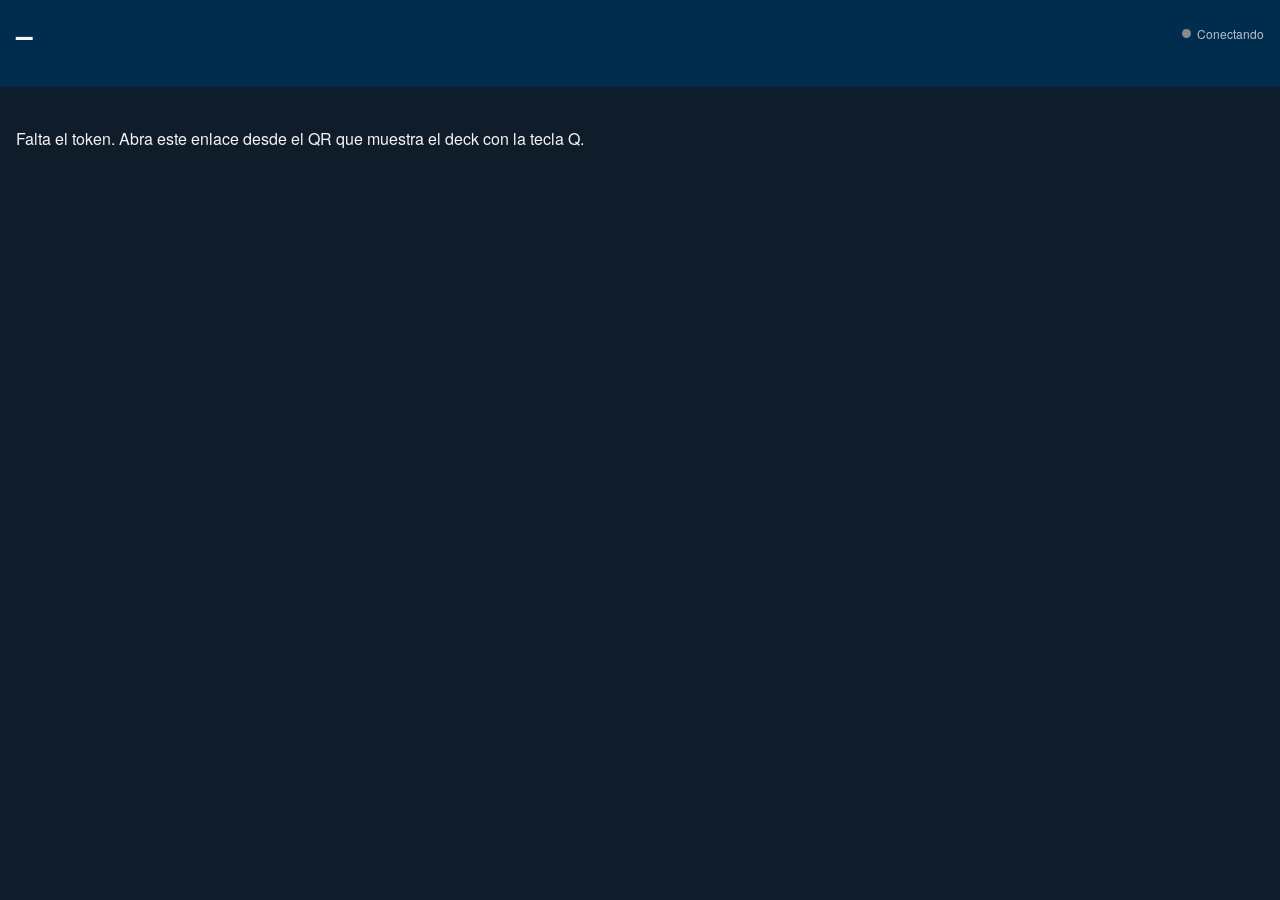
<file: project/beamer/web/control.html>
<!doctype html>
<html lang="es">
<head>
<meta charset="utf-8">
<link rel="icon" href="data:,">
<meta name="viewport" content="width=device-width, initial-scale=1, viewport-fit=cover, user-scalable=no">
<meta name="theme-color" content="#002d4d">
<meta name="apple-mobile-web-app-capable" content="yes">
<title>Control de la presentación</title>
<style>
  @font-face { font-family: "Heros"; src: url("fuentes/texgyreheros-regular.otf"); font-weight: 400; }
  @font-face { font-family: "Heros"; src: url("fuentes/texgyreheros-bold.otf"); font-weight: 700; }
  :root { --primario: #002d4d; --oscuro: #0f1d2b; --acento: #BFE5EE; --claro: #F5F5F5; --menta: #4DB896; --rosa: #E8637D; }
  * { box-sizing: border-box; -webkit-tap-highlight-color: transparent; }
  html, body { margin: 0; height: 100%; background: var(--oscuro); color: var(--claro);
    font-family: "Heros", -apple-system, system-ui, sans-serif; overscroll-behavior: none;
    -webkit-user-select: none; user-select: none; touch-action: manipulation; }
  body { display: grid; grid-template-rows: auto 1fr; }
  header { padding: calc(env(safe-area-inset-top) + 12px) 16px 12px; background: var(--primario);
    display: grid; grid-template-columns: 1fr auto; gap: 2px 12px; align-items: center; }
  #n { font-size: 30px; font-weight: 700; font-variant-numeric: tabular-nums; }
  #titulo { grid-column: 1 / -1; font-size: 15px; color: var(--acento); min-height: 1.2em;
    white-space: nowrap; overflow: hidden; text-overflow: ellipsis; }
  #estado { font-size: 12px; display: inline-flex; align-items: center; gap: 6px; color: #b9c4cc; }
  #estado::before { content: ""; width: 9px; height: 9px; border-radius: 50%; background: #8a8a8a; }
  #estado.vivo::before { background: var(--menta); }
  #estado.mal::before { background: var(--rosa); }
  main { display: grid; grid-template-columns: 1fr 1fr; }
  button { appearance: none; border: 0; margin: 0; color: inherit; font: inherit; background: transparent;
    display: flex; flex-direction: column; align-items: center; justify-content: center; gap: 10px;
    transition: background 0.12s; padding-bottom: env(safe-area-inset-bottom); }
  button + button { border-left: 1px solid rgba(255, 255, 255, 0.08); }
  button svg { width: 64px; height: 64px; opacity: 0.85; }
  button span { font-size: 14px; letter-spacing: 0.12em; text-transform: uppercase; color: #b9c4cc; }
  #prev.toque { background: rgba(232, 99, 125, 0.25); }
  #next.toque { background: rgba(77, 184, 150, 0.28); }
  #next { background: rgba(255, 255, 255, 0.035); }
  .sin-token { padding: 24px 16px; font-size: 16px; line-height: 1.45; }
</style>
</head>
<body>
<header>
  <div id="n">–</div><div id="estado">Conectando</div>
  <div id="titulo"></div>
</header>
<main>
  <button id="prev" aria-label="Diapositiva anterior">
    <svg viewBox="0 0 24 24" fill="none" stroke="currentColor" stroke-width="1.6" stroke-linecap="round" stroke-linejoin="round"><path d="M15 5l-7 7 7 7"/></svg>
    <span>Atrás</span>
  </button>
  <button id="next" aria-label="Diapositiva siguiente">
    <svg viewBox="0 0 24 24" fill="none" stroke="currentColor" stroke-width="1.6" stroke-linecap="round" stroke-linejoin="round"><path d="M9 5l7 7-7 7"/></svg>
    <span>Adelante</span>
  </button>
</main>
<script>
(() => {
  "use strict";
  const k = new URLSearchParams(location.search).get("k") || "";
  const $ = (id) => document.getElementById(id);
  const estado = $("estado");
  if (!k) {
    document.querySelector("main").outerHTML =
      '<p class="sin-token">Falta el token. Abra este enlace desde el QR que muestra el deck con la tecla Q.</p>';
    return;
  }

  function pintar(d) {
    if (!d || d.i == null) return;
    $("n").textContent = d.n != null ? `${d.n} / ${d.de}` : (d.respaldo ? "Respaldo" : "·");
    $("titulo").textContent = d.titulo || "";
  }

  // Seguir la diapositiva actual: SSE, y si el túnel lo corta, sondeo cada 2 s.
  let sondeo = null;
  function sondear() {
    if (sondeo) return;
    sondeo = setInterval(() => {
      fetch(`/api/estado?k=${encodeURIComponent(k)}`, { cache: "no-store" })
        .then((r) => (r.ok ? r.json() : null)).then(pintar).catch(() => {});
    }, 2000);
  }
  if (window.EventSource) {
    const es = new EventSource(`/api/estado/sse?k=${encodeURIComponent(k)}`);
    es.onopen = () => { estado.className = "vivo"; estado.textContent = "Conectado"; };
    es.onmessage = (e) => { try { pintar(JSON.parse(e.data)); } catch {} };
    es.onerror = () => { estado.className = "mal"; estado.textContent = "Reconectando"; sondear(); };
  } else sondear();

  // Mantener la pantalla encendida (solo en https, es decir, por el túnel).
  let bloqueo = null;
  async function despierto() {
    try { if ("wakeLock" in navigator && !bloqueo) bloqueo = await navigator.wakeLock.request("screen"); } catch {}
  }
  document.addEventListener("visibilitychange", () => { if (document.visibilityState === "visible") { bloqueo = null; despierto(); } });

  async function ir(dir, boton) {
    despierto();
    boton.classList.add("toque");
    setTimeout(() => boton.classList.remove("toque"), 160);
    if (navigator.vibrate) navigator.vibrate(12);
    try {
      const r = await fetch("/api/ir", {
        method: "POST",
        headers: { "Content-Type": "application/json", "X-Token": k },
        body: JSON.stringify({ ir: dir }),
      });
      const d = await r.json().catch(() => ({}));
      if (!r.ok) { estado.className = "mal"; estado.textContent = r.status === 403 ? "Token inválido" : "Error"; }
      else if (d.decks === 0) { estado.className = "mal"; estado.textContent = "Deck no conectado"; }
      else { estado.className = "vivo"; estado.textContent = "Conectado"; }
    } catch {
      estado.className = "mal"; estado.textContent = "Sin conexión";
    }
  }
  // pointerdown y no click: Responde al tocar, sin el retardo del doble toque
  for (const [id, dir] of [["prev", "prev"], ["next", "next"]]) {
    $(id).addEventListener("pointerdown", (e) => { e.preventDefault(); ir(dir, e.currentTarget); });
  }
  // teclas de volumen no se pueden leer desde la web; las flechas sí, con teclado bluetooth
  document.addEventListener("keydown", (e) => {
    if (["ArrowRight", "PageDown", " "].includes(e.key)) ir("next", $("next"));
    if (["ArrowLeft", "PageUp"].includes(e.key)) ir("prev", $("prev"));
  });
})();
</script>
</body>
</html>
</file>
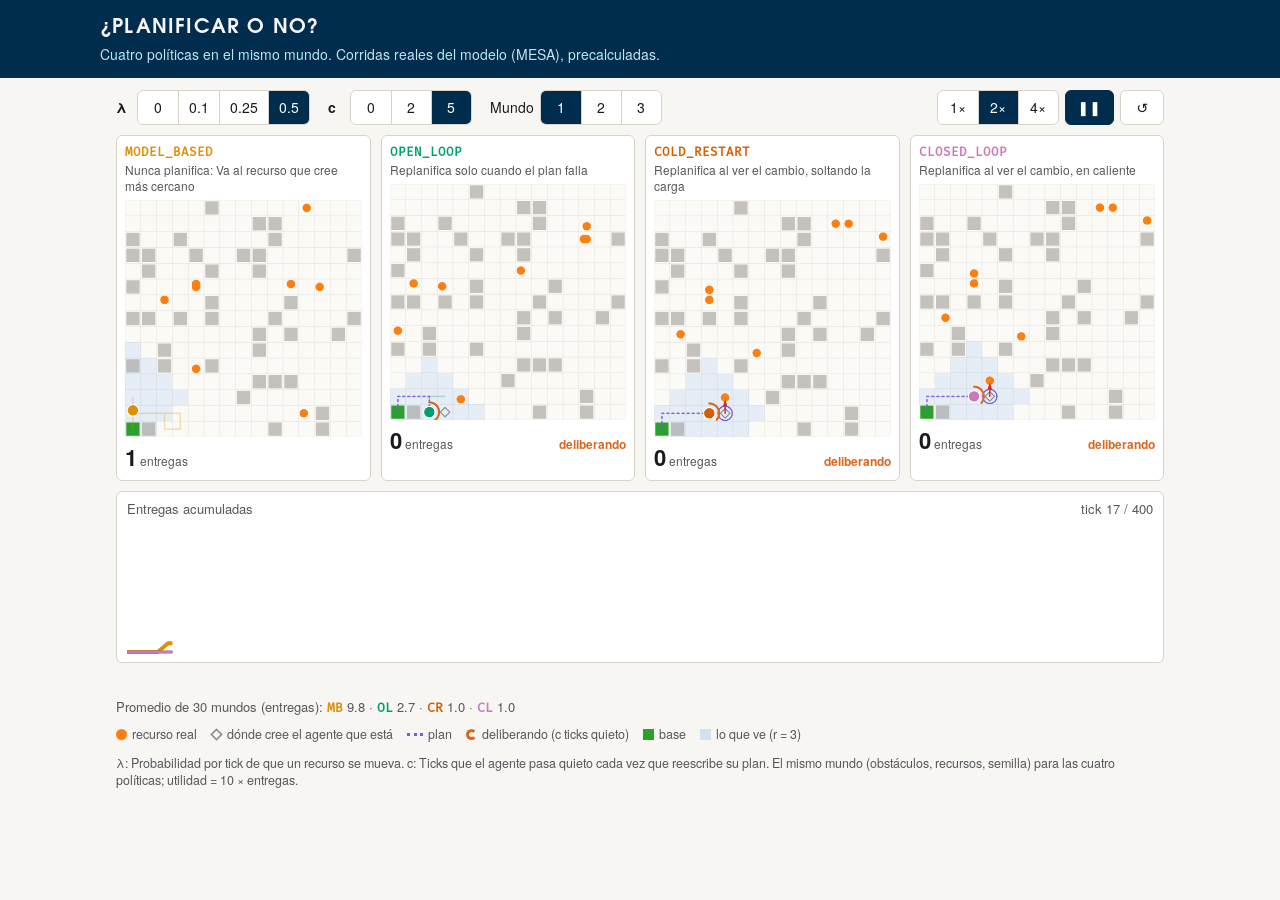
<file: project/beamer/web/simulador.html>
<!doctype html>
<html lang="es">
<head>
<meta charset="utf-8">
<link rel="icon" href="data:,">
<meta name="viewport" content="width=device-width, initial-scale=1, viewport-fit=cover">
<meta name="theme-color" content="#002d4d">
<meta name="color-scheme" content="light">
<title>Planificar o no: Simulador</title>
<meta name="description" content="Cuatro políticas en el mismo mundo: Corridas reales del modelo MESA, precalculadas.">
<style>
  @font-face { font-family: "Heros"; src: url("fuentes/texgyreheros-regular.otf"); font-weight: 400; }
  @font-face { font-family: "Heros"; src: url("fuentes/texgyreheros-bold.otf"); font-weight: 700; }
  @font-face { font-family: "Adventor"; src: url("fuentes/texgyreadventor-bold.otf"); font-weight: 700; }
  @font-face { font-family: "FiraMono"; src: url("fuentes/FiraMono-Regular.otf"); }
  :root {
    --primario: #002d4d; --acento: #BFE5EE; --fondo: #F8F6F2; --papel: #fff; --tinta: #1A1A1A;
    --tinta2: #55565a; --borde: #d9d4ca; --delib: #DB6720;
    --sans: "Heros", -apple-system, system-ui, "Helvetica Neue", Arial, sans-serif;
    --mono: "FiraMono", ui-monospace, Menlo, monospace;
  }
  * { box-sizing: border-box; }
  html { -webkit-text-size-adjust: 100%; }
  body { margin: 0; background: var(--fondo); color: var(--tinta); font-family: var(--sans); font-size: 15px; line-height: 1.35; }
  .pagina { max-width: 1080px; margin: 0 auto; padding: 0 16px 28px; }
  header.cab { background: var(--primario); color: #F5F5F5; padding: calc(env(safe-area-inset-top) + 14px) 16px 14px; }
  header.cab .in { max-width: 1080px; margin: 0 auto; }
  header.cab h1 { font-family: "Adventor", var(--sans); font-size: 20px; letter-spacing: .06em; text-transform: uppercase; margin: 0; }
  header.cab p { margin: 4px 0 0; color: var(--acento); font-size: 14px; }
  .controles { display: flex; flex-wrap: wrap; gap: 10px 18px; align-items: center; padding: 12px 0 10px; }
  .grupo { display: flex; align-items: center; gap: 6px; }
  .grupo > b { font-size: 14px; min-width: 1.1em; }
  .seg { display: inline-flex; border: 1px solid var(--borde); border-radius: 6px; overflow: hidden; background: var(--papel); }
  .seg button { appearance: none; border: 0; background: transparent; font: inherit; font-size: 14px; padding: 7px 10px;
    min-width: 40px; color: var(--tinta); cursor: pointer; font-variant-numeric: tabular-nums; }
  .seg button + button { border-left: 1px solid var(--borde); }
  .seg button[aria-pressed="true"] { background: var(--primario); color: #fff; }
  .acciones { display: flex; gap: 6px; margin-left: auto; }
  .boton { appearance: none; border: 1px solid var(--borde); background: var(--papel); border-radius: 6px; font: inherit;
    font-size: 14px; padding: 7px 12px; cursor: pointer; min-width: 44px; color: var(--tinta); }
  .boton.primario { background: var(--primario); border-color: var(--primario); color: #fff; }
  .mundos { display: grid; grid-template-columns: repeat(2, minmax(0, 1fr)); gap: 10px; }
  @media (min-width: 700px) { .mundos { grid-template-columns: repeat(4, minmax(0, 1fr)); } }
  .tarjeta { background: var(--papel); border: 1px solid var(--borde); border-radius: 6px; padding: 8px; min-width: 0; }
  .tarjeta .nombre { font-family: var(--mono); font-size: 12.5px; font-weight: 700; display: flex; justify-content: space-between; gap: 6px; }
  .tarjeta .tipo { font-size: 12px; color: var(--tinta2); margin: 1px 0 6px; min-height: 1.3em; }
  .tarjeta canvas { width: 100%; height: auto; display: block; border-radius: 3px; }
  .tarjeta .pie { display: flex; justify-content: space-between; align-items: baseline; margin-top: 6px; font-variant-numeric: tabular-nums; }
  .tarjeta .ent { font-size: 22px; font-weight: 700; }
  .tarjeta .ent small { font-size: 12px; font-weight: 400; color: var(--tinta2); margin-left: 3px; }
  .tarjeta .est { font-size: 12px; color: var(--tinta2); text-align: right; }
  .tarjeta .est.delib { color: var(--delib); font-weight: 700; }
  .tarjeta.gana { outline: 2px solid var(--primario); }
  .carrera { background: var(--papel); border: 1px solid var(--borde); border-radius: 6px; padding: 8px 10px 4px; margin-top: 10px; }
  .carrera .tit { display: flex; justify-content: space-between; font-size: 13px; color: var(--tinta2); }
  .carrera svg { width: 100%; height: 140px; display: block; }
  .veredicto { margin: 10px 0 0; font-size: 15px; min-height: 1.4em; }
  .barrido { margin: 4px 0 0; font-size: 13px; color: var(--tinta2); font-variant-numeric: tabular-nums; }
  .barrido b { font-family: var(--mono); font-weight: 700; }
  body.embebido .veredicto { margin-top: 6px; font-size: 14px; }
  .leyenda { display: flex; flex-wrap: wrap; gap: 4px 14px; font-size: 12.5px; color: var(--tinta2); margin-top: 10px; }
  .leyenda span { display: inline-flex; align-items: center; gap: 5px; }
  .leyenda i { width: 11px; height: 11px; display: inline-block; }
  .nota { font-size: 12.5px; color: var(--tinta2); margin-top: 12px; }
  /* embebido en la diapositiva: sin cabecera, todo en 760 × 548 */
  body.embebido { background: #fff; }
  body.embebido .cab, body.embebido .nota { display: none; }
  body.embebido .pagina { padding: 0 12px 8px; }
  body.embebido .controles { padding: 10px 0 8px; }
  body.embebido .carrera svg { height: 112px; }
  body.embebido .leyenda { display: none; }
</style>
</head>
<body>
<header class="cab"><div class="in">
  <h1>¿Planificar o no?</h1>
  <p>Cuatro políticas en el mismo mundo. Corridas reales del modelo (MESA), precalculadas.</p>
</div></header>

<div class="pagina">
  <div class="controles">
    <div class="grupo"><b>λ</b><div class="seg" id="lam" role="group" aria-label="Dinamismo λ"></div></div>
    <div class="grupo"><b>c</b><div class="seg" id="c" role="group" aria-label="Costo de deliberar c"></div></div>
    <div class="grupo"><span style="font-size:14px">Mundo</span><div class="seg" id="sem" role="group" aria-label="Semilla"></div></div>
    <div class="acciones">
      <div class="seg" id="vel" role="group" aria-label="Velocidad"></div>
      <button class="boton primario" id="play" aria-label="Reproducir o pausar">❚❚</button>
      <button class="boton" id="reini" aria-label="Volver al inicio">↺</button>
    </div>
  </div>

  <div class="mundos" id="mundos"></div>

  <div class="carrera">
    <div class="tit"><span>Entregas acumuladas</span><span id="tick">tick 0 / 400</span></div>
    <svg id="svg" viewBox="0 0 1000 140" preserveAspectRatio="none" aria-label="Entregas acumuladas por tick"></svg>
  </div>
  <p class="veredicto" id="veredicto"></p>
  <p class="barrido" id="barrido"></p>

  <div class="leyenda">
    <span><i style="background:#ff7f0e;border-radius:50%"></i>recurso real</span>
    <span><i style="border:2px solid #8c8c8c;transform:rotate(45deg) scale(.8)"></i>dónde cree el agente que está</span>
    <span><i style="border-top:3px dotted #7b5cd6;height:0;width:16px"></i>plan</span>
    <span><i style="border:3px solid #DB6720;border-radius:50%;border-right-color:transparent"></i>deliberando (c ticks quieto)</span>
    <span><i style="background:#2ca02c"></i>base</span>
    <span><i style="background:rgba(47,128,237,.18)"></i>lo que ve (r = 3)</span>
  </div>
  <p class="nota">λ: Probabilidad por tick de que un recurso se mueva. c: Ticks que el agente pasa quieto cada vez que reescribe su plan. El mismo mundo (obstáculos, recursos, semilla) para las cuatro políticas; utilidad = 10 × entregas.</p>
</div>

<script src="js/mundo.js"></script>
<script>
(async () => {
  "use strict";
  const POL = {
    MODEL_BASED: "Nunca planifica: Va al recurso que cree más cercano",
    OPEN_LOOP: "Replanifica solo cuando el plan falla",
    COLD_RESTART: "Replanifica al ver el cambio, soltando la carga",
    CLOSED_LOOP: "Replanifica al ver el cambio, en caliente",
  };
  const VEL = [["1×", 8], ["2×", 18], ["4×", 40]];
  const embebido = new URLSearchParams(location.search).has("embebido");
  if (embebido) document.body.classList.add("embebido");
  const quieto = matchMedia("(prefers-reduced-motion: reduce)").matches;

  const ind = await Mundo.indice();
  const SEMILLAS = ind.orden || Object.keys(ind.semillas);
  const st = { lam: 0.5, c: 5, sem: SEMILLAS[0], vel: 1, carga: 0 };
  try { Object.assign(st, JSON.parse(localStorage.getItem("simulador") || "{}"), { carga: 0 }); } catch {}

  function segmentos(id, opciones, clave, alCambiar) {
    const caja = document.getElementById(id);
    caja.innerHTML = "";
    for (const [etiqueta, valor] of opciones) {
      const b = document.createElement("button");
      b.textContent = etiqueta;
      b.setAttribute("aria-pressed", String(st[clave] == valor));
      b.addEventListener("click", () => {
        st[clave] = valor;
        caja.querySelectorAll("button").forEach((x) => x.setAttribute("aria-pressed", String(x === b)));
        try { localStorage.setItem("simulador", JSON.stringify({ lam: st.lam, c: st.c, sem: st.sem, vel: st.vel })); } catch {}
        alCambiar();
      });
      caja.appendChild(b);
    }
  }

  // tarjetas: una por política, mismo mundo
  const cont = document.getElementById("mundos");
  const tarjetas = {};
  const pxCanvas = embebido ? 160 : 240;
  for (const pol of ind.politicas) {
    const t = document.createElement("div");
    t.className = "tarjeta";
    t.innerHTML = `<div class="nombre"><span style="color:${ind.colores[pol]}">${pol}</span></div>
      <div class="tipo">${POL[pol] || ""}</div><canvas></canvas>
      <div class="pie"><div class="ent">0<small>entregas</small></div><div class="est"></div></div>`;
    cont.appendChild(t);
    const vista = new Mundo.Vista(t.querySelector("canvas"), ind.semillas[st.sem],
      { px: pxCanvas, colorAgente: ind.colores[pol], estela: 10 });
    tarjetas[pol] = { el: t, vista, ent: t.querySelector(".ent"), est: t.querySelector(".est"), co: null };
  }
  if (embebido) document.querySelectorAll(".tipo").forEach((x) => (x.style.display = "none"));

  // carrera: entregas acumuladas, trazadas hasta el tick actual
  const svg = document.getElementById("svg");
  const NS = "http://www.w3.org/2000/svg";
  const lineas = {};
  for (const pol of ind.politicas) {
    const p = document.createElementNS(NS, "polyline");
    p.setAttribute("fill", "none");
    p.setAttribute("stroke", ind.colores[pol]);
    p.setAttribute("stroke-width", pol === "MODEL_BASED" ? 4 : 2.6);
    p.setAttribute("vector-effect", "non-scaling-stroke");
    p.setAttribute("stroke-linejoin", "round");
    svg.appendChild(p);
    lineas[pol] = p;
  }
  let ymax = 1;

  const T = ind.ticks;
  let rep = null;
  const veredicto = document.getElementById("veredicto");
  const reloj = document.getElementById("tick");

  function pintar(t) {
    const i = Math.floor(t);
    for (const pol of ind.politicas) {
      const k = tarjetas[pol];
      if (!k.co) continue;
      k.vista.dibujar(t);
      k.ent.firstChild.textContent = k.co.ent[i];
      const d = k.co.d[i];
      k.est.textContent = d ? "deliberando" : (k.co.car[i] ? `lleva ${k.co.car[i]}` : "");
      k.est.classList.toggle("delib", !!d);
      // carrera: un punto cada 4 ticks basta para 1000 px de ancho
      const pts = [];
      for (let s = 0; s <= i; s += 4) pts.push(`${(s / T) * 1000},${140 - 6 - (k.co.ent[s] / ymax) * 124}`);
      pts.push(`${(t / T) * 1000},${140 - 6 - (k.co.ent[i] / ymax) * 124}`);
      lineas[pol].setAttribute("points", pts.join(" "));
    }
    reloj.textContent = `tick ${i} / ${T}`;
  }

  function terminar() {
    const fin = ind.politicas.map((p) => [p, tarjetas[p].co.ent[T]]).sort((a, b) => b[1] - a[1]);
    const [g, n] = fin[0];
    const empate = fin.filter((x) => x[1] === n).map((x) => x[0]);
    for (const p of ind.politicas) tarjetas[p].el.classList.toggle("gana", empate.includes(p));
    veredicto.innerHTML = empate.length > 1
      ? `Empate en ${n} entregas: ${empate.map((p) => `<b style="color:${ind.colores[p]}">${p}</b>`).join(", ")}.`
      : `En este mundo gana <b style="color:${ind.colores[g]}">${g}</b> con ${n} entregas.`;
    document.getElementById("play").textContent = "▶";
  }

  // El promedio del barrido `principal` (30 mundos) para la misma celda: Una corrida sola
  // varía mucho, y esta línea dice qué pasa en promedio.
  const frontera = await Mundo.cargar("datos/frontera.json").catch(() => null);
  const CORTO = { MODEL_BASED: "MB", OPEN_LOOP: "OL", COLD_RESTART: "CR", CLOSED_LOOP: "CL" };
  function barrido() {
    const caja = document.getElementById("barrido");
    const celda = frontera && frontera[String(st.c)];
    if (!celda) { caja.textContent = ""; return; }
    const filas = ind.politicas.map((p) => [p, (celda[p] || []).find((d) => d.x === +st.lam)])
      .filter(([, d]) => d).sort((a, b) => b[1].m - a[1].m);
    caja.innerHTML = "Promedio de 30 mundos (entregas): " + filas.map(([p, d]) =>
      `<b style="color:${ind.colores[p]}">${CORTO[p]}</b> ${(d.m / 10).toFixed(1)}`).join(" · ");
  }

  async function cargar() {
    barrido();
    const turno = ++st.carga;
    if (rep) rep.pause();
    veredicto.textContent = "";
    for (const p of ind.politicas) tarjetas[p].el.classList.remove("gana");
    const cos = await Promise.all(ind.politicas.map((p) => Mundo.corrida(st.sem, p, st.lam, st.c, ind.sin_c)));
    if (turno !== st.carga) return; // llegó otra elección mientras cargaba
    ymax = Math.max(1, ...cos.map((co) => co.ent[T]));
    ind.politicas.forEach((p, k) => {
      tarjetas[p].co = cos[k];
      tarjetas[p].vista.setReticula(ind.semillas[st.sem]);
      tarjetas[p].vista.setCorrida(cos[k]);
    });
    rep = new Mundo.Reproductor(pintar, { tps: VEL[st.vel][1], fin: T, alTerminar: terminar });
    rep.ir(0);
    if (!quieto) { rep.play(); document.getElementById("play").textContent = "❚❚"; }
    else { rep.ir(T); terminar(); }
  }

  segmentos("lam", ind.lambdas.map((l) => [String(l), l]), "lam", cargar);
  segmentos("c", ind.costos.map((c) => [String(c), c]), "c", cargar);
  segmentos("sem", SEMILLAS.map((s, k) => [String(k + 1), s]), "sem", cargar);
  segmentos("vel", VEL.map(([e], k) => [e, k]), "vel", () => { if (rep) rep.op.tps = VEL[st.vel][1]; });

  document.getElementById("play").addEventListener("click", (e) => {
    if (!rep) return;
    if (rep.vivo) { rep.pause(); e.currentTarget.textContent = "▶"; }
    else {
      if (rep.t >= T) { veredicto.textContent = ""; ind.politicas.forEach((p) => tarjetas[p].el.classList.remove("gana")); }
      rep.play(); e.currentTarget.textContent = "❚❚";
    }
  });
  document.getElementById("reini").addEventListener("click", () => {
    if (!rep) return;
    veredicto.textContent = "";
    ind.politicas.forEach((p) => tarjetas[p].el.classList.remove("gana"));
    rep.ir(0); rep.play(); document.getElementById("play").textContent = "❚❚";
  });
  // el deck pausa el simulador embebido al salir de la diapositiva
  addEventListener("message", (e) => {
    if (!rep || !e.data || !e.data.simulador) return;
    if (e.data.simulador === "pausa") { rep.pause(); document.getElementById("play").textContent = "▶"; }
    if (e.data.simulador === "play" && rep.t < T) { rep.play(); document.getElementById("play").textContent = "❚❚"; }
  });

  await cargar();
})();
</script>
</body>
</html>
</file>
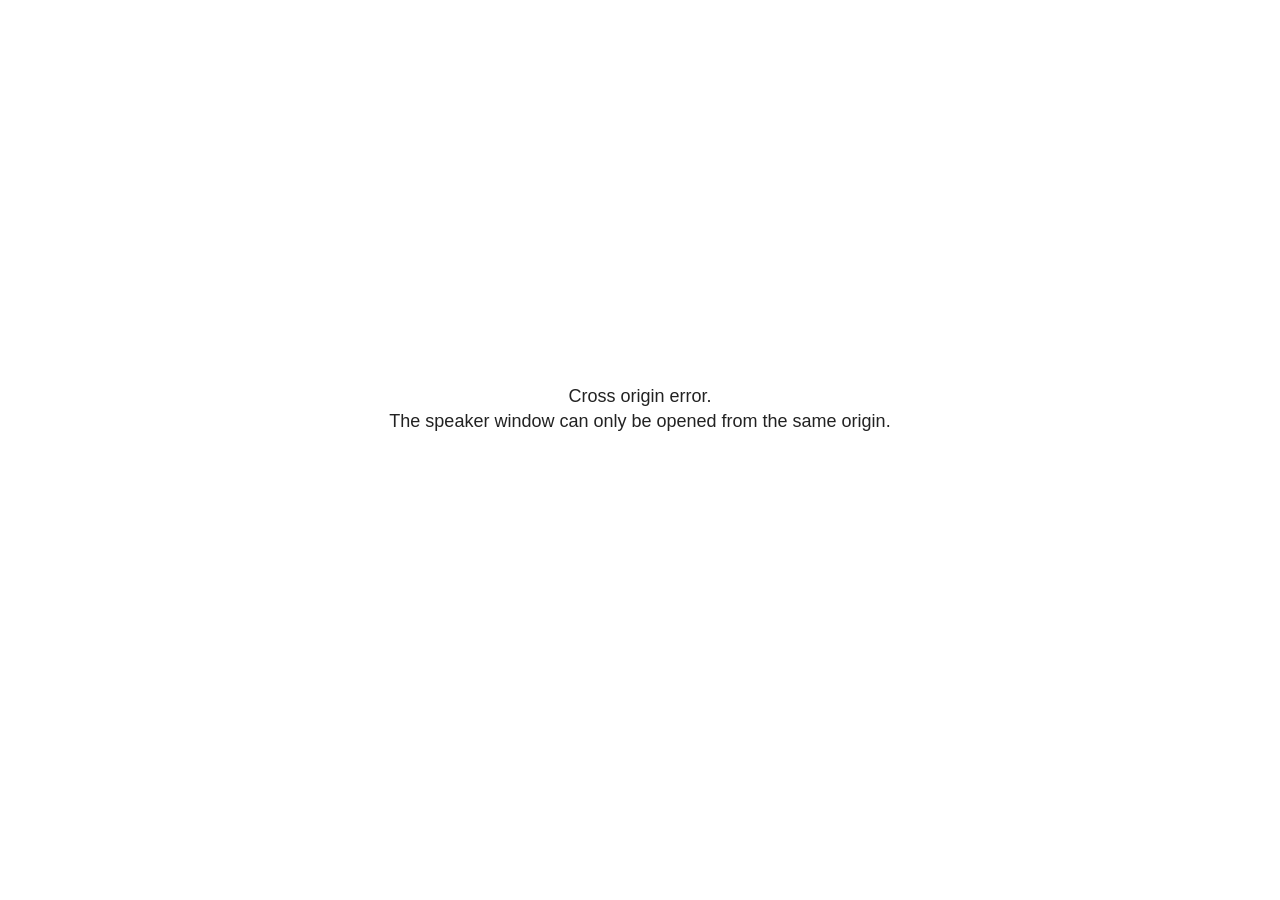
<file: project/beamer/web/vendor/reveal/notes/speaker-view.html>
<!--
	NOTE: You need to build the notes plugin after making changes to this file.
-->
<html lang="en">
	<head>
		<meta charset="utf-8">

		<title>reveal.js - Speaker View</title>

		<style>
			body {
				font-family: Helvetica;
				font-size: 18px;
			}

			#current-slide,
			#upcoming-slide,
			#speaker-controls {
				padding: 6px;
				box-sizing: border-box;
				-moz-box-sizing: border-box;
			}

			#current-slide iframe,
			#upcoming-slide iframe {
				width: 100%;
				height: 100%;
				border: 1px solid #ddd;
			}

			#current-slide .label,
			#upcoming-slide .label {
				position: absolute;
				top: 10px;
				left: 10px;
				z-index: 2;
			}

			#connection-status {
				position: absolute;
				top: 0;
				left: 0;
				width: 100%;
				height: 100%;
				z-index: 20;
				padding: 30% 20% 20% 20%;
				font-size: 18px;
				color: #222;
				background: #fff;
				text-align: center;
				box-sizing: border-box;
				line-height: 1.4;
			}

			.overlay-element {
				height: 34px;
				line-height: 34px;
				padding: 0 10px;
				text-shadow: none;
				background: rgba( 220, 220, 220, 0.8 );
				color: #222;
				font-size: 14px;
			}

			.overlay-element.interactive:hover {
				background: rgba( 220, 220, 220, 1 );
			}

			#current-slide {
				position: absolute;
				width: 60%;
				height: 100%;
				top: 0;
				left: 0;
				padding-right: 0;
			}

			#upcoming-slide {
				position: absolute;
				width: 40%;
				height: 40%;
				right: 0;
				top: 0;
			}

			/* Speaker controls */
			#speaker-controls {
				position: absolute;
				top: 40%;
				right: 0;
				width: 40%;
				height: 60%;
				overflow: auto;
				font-size: 18px;
			}

				.speaker-controls-time.hidden,
				.speaker-controls-notes.hidden {
					display: none;
				}

				.speaker-controls-time .label,
				.speaker-controls-pace .label,
				.speaker-controls-notes .label {
					text-transform: uppercase;
					font-weight: normal;
					font-size: 0.66em;
					color: #666;
					margin: 0;
				}

				.speaker-controls-time, .speaker-controls-pace {
					border-bottom: 1px solid rgba( 200, 200, 200, 0.5 );
					margin-bottom: 10px;
					padding: 10px 16px;
					padding-bottom: 20px;
					cursor: pointer;
				}

				.speaker-controls-time .reset-button {
					opacity: 0;
					float: right;
					color: #666;
					text-decoration: none;
				}
				.speaker-controls-time:hover .reset-button {
					opacity: 1;
				}

				.speaker-controls-time .timer,
				.speaker-controls-time .clock {
					width: 50%;
				}

				.speaker-controls-time .timer,
				.speaker-controls-time .clock,
				.speaker-controls-time .pacing .hours-value,
				.speaker-controls-time .pacing .minutes-value,
				.speaker-controls-time .pacing .seconds-value {
					font-size: 1.9em;
				}

				.speaker-controls-time .timer {
					float: left;
				}

				.speaker-controls-time .clock {
					float: right;
					text-align: right;
				}

				.speaker-controls-time span.mute {
					opacity: 0.3;
				}

				.speaker-controls-time .pacing-title {
					margin-top: 5px;
				}

				.speaker-controls-time .pacing.ahead {
					color: blue;
				}

				.speaker-controls-time .pacing.on-track {
					color: green;
				}

				.speaker-controls-time .pacing.behind {
					color: red;
				}

				.speaker-controls-notes {
					padding: 10px 16px;
				}

				.speaker-controls-notes .value {
					margin-top: 5px;
					line-height: 1.4;
					font-size: 1.2em;
				}

			/* Layout selector */
			#speaker-layout {
				position: absolute;
				top: 10px;
				right: 10px;
				color: #222;
				z-index: 10;
			}
				#speaker-layout select {
					position: absolute;
					width: 100%;
					height: 100%;
					top: 0;
					left: 0;
					border: 0;
					box-shadow: 0;
					cursor: pointer;
					opacity: 0;

					font-size: 1em;
					background-color: transparent;

					-moz-appearance: none;
					-webkit-appearance: none;
					-webkit-tap-highlight-color: rgba(0, 0, 0, 0);
				}

				#speaker-layout select:focus {
					outline: none;
					box-shadow: none;
				}

			.clear {
				clear: both;
			}

			/* Speaker layout: Wide */
			body[data-speaker-layout="wide"] #current-slide,
			body[data-speaker-layout="wide"] #upcoming-slide {
				width: 50%;
				height: 45%;
				padding: 6px;
			}

			body[data-speaker-layout="wide"] #current-slide {
				top: 0;
				left: 0;
			}

			body[data-speaker-layout="wide"] #upcoming-slide {
				top: 0;
				left: 50%;
			}

			body[data-speaker-layout="wide"] #speaker-controls {
				top: 45%;
				left: 0;
				width: 100%;
				height: 50%;
				font-size: 1.25em;
			}

			/* Speaker layout: Tall */
			body[data-speaker-layout="tall"] #current-slide,
			body[data-speaker-layout="tall"] #upcoming-slide {
				width: 45%;
				height: 50%;
				padding: 6px;
			}

			body[data-speaker-layout="tall"] #current-slide {
				top: 0;
				left: 0;
			}

			body[data-speaker-layout="tall"] #upcoming-slide {
				top: 50%;
				left: 0;
			}

			body[data-speaker-layout="tall"] #speaker-controls {
				padding-top: 40px;
				top: 0;
				left: 45%;
				width: 55%;
				height: 100%;
				font-size: 1.25em;
			}

			/* Speaker layout: Notes only */
			body[data-speaker-layout="notes-only"] #current-slide,
			body[data-speaker-layout="notes-only"] #upcoming-slide {
				display: none;
			}

			body[data-speaker-layout="notes-only"] #speaker-controls {
				padding-top: 40px;
				top: 0;
				left: 0;
				width: 100%;
				height: 100%;
				font-size: 1.25em;
			}

			@media screen and (max-width: 1080px) {
				body[data-speaker-layout="default"] #speaker-controls {
					font-size: 16px;
				}
			}

			@media screen and (max-width: 900px) {
				body[data-speaker-layout="default"] #speaker-controls {
					font-size: 14px;
				}
			}

			@media screen and (max-width: 800px) {
				body[data-speaker-layout="default"] #speaker-controls {
					font-size: 12px;
				}
			}

		</style>
	</head>

	<body>

		<div id="connection-status">Loading speaker view...</div>

		<div id="current-slide"></div>
		<div id="upcoming-slide"><span class="overlay-element label">Upcoming</span></div>
		<div id="speaker-controls">
			<div class="speaker-controls-time">
				<h4 class="label">Time <span class="reset-button">Click to Reset</span></h4>
				<div class="clock">
					<span class="clock-value">0:00 AM</span>
				</div>
				<div class="timer">
					<span class="hours-value">00</span><span class="minutes-value">:00</span><span class="seconds-value">:00</span>
				</div>
				<div class="clear"></div>

				<h4 class="label pacing-title" style="display: none">Pacing – Time to finish current slide</h4>
				<div class="pacing" style="display: none">
					<span class="hours-value">00</span><span class="minutes-value">:00</span><span class="seconds-value">:00</span>
				</div>
			</div>

			<div class="speaker-controls-notes hidden">
				<h4 class="label">Notes</h4>
				<div class="value"></div>
			</div>
		</div>
		<div id="speaker-layout" class="overlay-element interactive">
			<span class="speaker-layout-label"></span>
			<select class="speaker-layout-dropdown"></select>
		</div>

		<script>

			(function() {

				var notes,
					notesValue,
					currentState,
					currentSlide,
					upcomingSlide,
					layoutLabel,
					layoutDropdown,
					pendingCalls = {},
					lastRevealApiCallId = 0,
					connected = false

				var connectionStatus = document.querySelector( '#connection-status' );

				var SPEAKER_LAYOUTS = {
					'default': 'Default',
					'wide': 'Wide',
					'tall': 'Tall',
					'notes-only': 'Notes only'
				};

				setupLayout();

				let openerOrigin;

				try {
					openerOrigin = window.opener.location.origin;
				}
				catch ( error ) { console.warn( error ) }

				// In order to prevent XSS, the speaker view will only run if its
				// opener has the same origin as itself
				if( window.location.origin !== openerOrigin ) {
					connectionStatus.innerHTML = 'Cross origin error.<br>The speaker window can only be opened from the same origin.';
					return;
				}

				var connectionTimeout = setTimeout( function() {
					connectionStatus.innerHTML = 'Error connecting to main window.<br>Please try closing and reopening the speaker view.';
				}, 5000 );

				window.addEventListener( 'message', function( event ) {

					// Validate the origin of all messages to avoid parsing messages
					// that aren't meant for us. Ignore when running off file:// so
					// that the speaker view continues to work without a web server.
					if( window.location.origin !== event.origin && window.location.origin !== 'file://' ) {
						return
					}

					clearTimeout( connectionTimeout );
					connectionStatus.style.display = 'none';

					var data = JSON.parse( event.data );

					// The overview mode is only useful to the reveal.js instance
					// where navigation occurs so we don't sync it
					if( data.state ) delete data.state.overview;

					// Messages sent by the notes plugin inside of the main window
					if( data && data.namespace === 'reveal-notes' ) {
						if( data.type === 'connect' ) {
							handleConnectMessage( data );
						}
						else if( data.type === 'state' ) {
							handleStateMessage( data );
						}
						else if( data.type === 'return' ) {
							pendingCalls[data.callId](data.result);
							delete pendingCalls[data.callId];
						}
					}
					// Messages sent by the reveal.js inside of the current slide preview
					else if( data && data.namespace === 'reveal' ) {
						if( /ready/.test( data.eventName ) ) {
							// Send a message back to notify that the handshake is complete
							window.opener.postMessage( JSON.stringify({ namespace: 'reveal-notes', type: 'connected'} ), '*' );
						}
						else if( /slidechanged|fragmentshown|fragmenthidden|paused|resumed/.test( data.eventName ) && currentState !== JSON.stringify( data.state ) ) {

							dispatchStateToMainWindow( data.state );

						}
					}

				} );

				/**
				 * Updates the presentation in the main window to match the state
				 * of the presentation in the notes window.
				 */
				const dispatchStateToMainWindow = debounce(( state ) => {
					window.opener.postMessage( JSON.stringify({ method: 'setState', args: [ state ]} ), '*' );
				}, 500);

				/**
				 * Asynchronously calls the Reveal.js API of the main frame.
				 */
				function callRevealApi( methodName, methodArguments, callback ) {

					var callId = ++lastRevealApiCallId;
					pendingCalls[callId] = callback;
					window.opener.postMessage( JSON.stringify( {
						namespace: 'reveal-notes',
						type: 'call',
						callId: callId,
						methodName: methodName,
						arguments: methodArguments
					} ), '*' );

				}

				/**
				 * Called when the main window is trying to establish a
				 * connection.
				 */
				function handleConnectMessage( data ) {

					if( connected === false ) {
						connected = true;

						setupIframes( data );
						setupKeyboard();
						setupNotes();
						setupTimer();
						setupHeartbeat();
					}

				}

				/**
				 * Called when the main window sends an updated state.
				 */
				function handleStateMessage( data ) {

					// Store the most recently set state to avoid circular loops
					// applying the same state
					currentState = JSON.stringify( data.state );

					// No need for updating the notes in case of fragment changes
					if ( data.notes ) {
						notes.classList.remove( 'hidden' );
						notesValue.style.whiteSpace = data.whitespace;
						if( data.markdown ) {
							notesValue.innerHTML = marked( data.notes );
						}
						else {
							notesValue.innerHTML = data.notes;
						}
					}
					else {
						notes.classList.add( 'hidden' );
					}

					// Update the note slides
					currentSlide.contentWindow.postMessage( JSON.stringify({ method: 'setState', args: [ data.state ] }), '*' );
					upcomingSlide.contentWindow.postMessage( JSON.stringify({ method: 'setState', args: [ data.state ] }), '*' );
					upcomingSlide.contentWindow.postMessage( JSON.stringify({ method: 'next' }), '*' );

				}

				// Limit to max one state update per X ms
				handleStateMessage = debounce( handleStateMessage, 200 );

				/**
				 * Forward keyboard events to the current slide window.
				 * This enables keyboard events to work even if focus
				 * isn't set on the current slide iframe.
				 *
				 * Block F5 default handling, it reloads and disconnects
				 * the speaker notes window.
				 */
				function setupKeyboard() {

					document.addEventListener( 'keydown', function( event ) {
						if( event.keyCode === 116 || ( event.metaKey && event.keyCode === 82 ) ) {
							event.preventDefault();
							return false;
						}
						currentSlide.contentWindow.postMessage( JSON.stringify({ method: 'triggerKey', args: [ event.keyCode ] }), '*' );
					} );

				}

				/**
				 * Creates the preview iframes.
				 */
				function setupIframes( data ) {

					var params = [
						'receiver',
						'progress=false',
						'history=false',
						'transition=none',
						'autoSlide=0',
						'backgroundTransition=none'
					].join( '&' );

					var urlSeparator = /\?/.test(data.url) ? '&' : '?';
					var hash = '#/' + data.state.indexh + '/' + data.state.indexv;
					var currentURL = data.url + urlSeparator + params + '&scrollActivationWidth=false&postMessageEvents=true' + hash;
					var upcomingURL = data.url + urlSeparator + params + '&scrollActivationWidth=false&controls=false' + hash;

					currentSlide = document.createElement( 'iframe' );
					currentSlide.setAttribute( 'width', 1280 );
					currentSlide.setAttribute( 'height', 1024 );
					currentSlide.setAttribute( 'src', currentURL );
					document.querySelector( '#current-slide' ).appendChild( currentSlide );

					upcomingSlide = document.createElement( 'iframe' );
					upcomingSlide.setAttribute( 'width', 640 );
					upcomingSlide.setAttribute( 'height', 512 );
					upcomingSlide.setAttribute( 'src', upcomingURL );
					document.querySelector( '#upcoming-slide' ).appendChild( upcomingSlide );

				}

				/**
				 * Setup the notes UI.
				 */
				function setupNotes() {

					notes = document.querySelector( '.speaker-controls-notes' );
					notesValue = document.querySelector( '.speaker-controls-notes .value' );

				}

				/**
				 * We send out a heartbeat at all times to ensure we can
				 * reconnect with the main presentation window after reloads.
				 */
				function setupHeartbeat() {

					setInterval( () => {
						window.opener.postMessage( JSON.stringify({ namespace: 'reveal-notes', type: 'heartbeat'} ), '*' );
					}, 1000 );

				}

				function getTimings( callback ) {

					callRevealApi( 'getSlidesAttributes', [], function ( slideAttributes ) {
						callRevealApi( 'getConfig', [], function ( config ) {
							var totalTime = config.totalTime;
							var minTimePerSlide = config.minimumTimePerSlide || 0;
							var defaultTiming = config.defaultTiming;
							if ((defaultTiming == null) && (totalTime == null)) {
								callback(null);
								return;
							}
							// Setting totalTime overrides defaultTiming
							if (totalTime) {
								defaultTiming = 0;
							}
							var timings = [];
							for ( var i in slideAttributes ) {
								var slide = slideAttributes[ i ];
								var timing = defaultTiming;
								if( slide.hasOwnProperty( 'data-timing' )) {
									var t = slide[ 'data-timing' ];
									timing = parseInt(t);
									if( isNaN(timing) ) {
										console.warn("Could not parse timing '" + t + "' of slide " + i + "; using default of " + defaultTiming);
										timing = defaultTiming;
									}
								}
								timings.push(timing);
							}
							if ( totalTime ) {
								// After we've allocated time to individual slides, we summarize it and
								// subtract it from the total time
								var remainingTime = totalTime - timings.reduce( function(a, b) { return a + b; }, 0 );
								// The remaining time is divided by the number of slides that have 0 seconds
								// allocated at the moment, giving the average time-per-slide on the remaining slides
								var remainingSlides = (timings.filter( function(x) { return x == 0 }) ).length
								var timePerSlide = Math.round( remainingTime / remainingSlides, 0 )
								// And now we replace every zero-value timing with that average
								timings = timings.map( function(x) { return (x==0 ? timePerSlide : x) } );
							}
							var slidesUnderMinimum = timings.filter( function(x) { return (x < minTimePerSlide) } ).length
							if ( slidesUnderMinimum ) {
								message = "The pacing time for " + slidesUnderMinimum + " slide(s) is under the configured minimum of " + minTimePerSlide + " seconds. Check the data-timing attribute on individual slides, or consider increasing the totalTime or minimumTimePerSlide configuration options (or removing some slides).";
								alert(message);
							}
							callback( timings );
						} );
					} );

				}

				/**
				 * Return the number of seconds allocated for presenting
				 * all slides up to and including this one.
				 */
				function getTimeAllocated( timings, callback ) {

					callRevealApi( 'getSlidePastCount', [], function ( currentSlide ) {
						var allocated = 0;
						for (var i in timings.slice(0, currentSlide + 1)) {
							allocated += timings[i];
						}
						callback( allocated );
					} );

				}

				/**
				 * Create the timer and clock and start updating them
				 * at an interval.
				 */
				function setupTimer() {

					var start = new Date(),
					timeEl = document.querySelector( '.speaker-controls-time' ),
					clockEl = timeEl.querySelector( '.clock-value' ),
					hoursEl = timeEl.querySelector( '.hours-value' ),
					minutesEl = timeEl.querySelector( '.minutes-value' ),
					secondsEl = timeEl.querySelector( '.seconds-value' ),
					pacingTitleEl = timeEl.querySelector( '.pacing-title' ),
					pacingEl = timeEl.querySelector( '.pacing' ),
					pacingHoursEl = pacingEl.querySelector( '.hours-value' ),
					pacingMinutesEl = pacingEl.querySelector( '.minutes-value' ),
					pacingSecondsEl = pacingEl.querySelector( '.seconds-value' );

					var timings = null;
					getTimings( function ( _timings ) {

						timings = _timings;
						if (_timings !== null) {
							pacingTitleEl.style.removeProperty('display');
							pacingEl.style.removeProperty('display');
						}

						// Update once directly
						_updateTimer();

						// Then update every second
						setInterval( _updateTimer, 1000 );

					} );


					function _resetTimer() {

						if (timings == null) {
							start = new Date();
							_updateTimer();
						}
						else {
							// Reset timer to beginning of current slide
							getTimeAllocated( timings, function ( slideEndTimingSeconds ) {
								var slideEndTiming = slideEndTimingSeconds * 1000;
								callRevealApi( 'getSlidePastCount', [], function ( currentSlide ) {
									var currentSlideTiming = timings[currentSlide] * 1000;
									var previousSlidesTiming = slideEndTiming - currentSlideTiming;
									var now = new Date();
									start = new Date(now.getTime() - previousSlidesTiming);
									_updateTimer();
								} );
							} );
						}

					}

					timeEl.addEventListener( 'click', function() {
						_resetTimer();
						return false;
					} );

					function _displayTime( hrEl, minEl, secEl, time) {

						var sign = Math.sign(time) == -1 ? "-" : "";
						time = Math.abs(Math.round(time / 1000));
						var seconds = time % 60;
						var minutes = Math.floor( time / 60 ) % 60 ;
						var hours = Math.floor( time / ( 60 * 60 )) ;
						hrEl.innerHTML = sign + zeroPadInteger( hours );
						if (hours == 0) {
							hrEl.classList.add( 'mute' );
						}
						else {
							hrEl.classList.remove( 'mute' );
						}
						minEl.innerHTML = ':' + zeroPadInteger( minutes );
						if (hours == 0 && minutes == 0) {
							minEl.classList.add( 'mute' );
						}
						else {
							minEl.classList.remove( 'mute' );
						}
						secEl.innerHTML = ':' + zeroPadInteger( seconds );
					}

					function _updateTimer() {

						var diff, hours, minutes, seconds,
						now = new Date();

						diff = now.getTime() - start.getTime();

						clockEl.innerHTML = now.toLocaleTimeString( 'en-US', { hour12: true, hour: '2-digit', minute:'2-digit' } );
						_displayTime( hoursEl, minutesEl, secondsEl, diff );
						if (timings !== null) {
							_updatePacing(diff);
						}

					}

					function _updatePacing(diff) {

						getTimeAllocated( timings, function ( slideEndTimingSeconds ) {
							var slideEndTiming = slideEndTimingSeconds * 1000;

							callRevealApi( 'getSlidePastCount', [], function ( currentSlide ) {
								var currentSlideTiming = timings[currentSlide] * 1000;
								var timeLeftCurrentSlide = slideEndTiming - diff;
								if (timeLeftCurrentSlide < 0) {
									pacingEl.className = 'pacing behind';
								}
								else if (timeLeftCurrentSlide < currentSlideTiming) {
									pacingEl.className = 'pacing on-track';
								}
								else {
									pacingEl.className = 'pacing ahead';
								}
								_displayTime( pacingHoursEl, pacingMinutesEl, pacingSecondsEl, timeLeftCurrentSlide );
							} );
						} );
					}

				}

				/**
				 * Sets up the speaker view layout and layout selector.
				 */
				function setupLayout() {

					layoutDropdown = document.querySelector( '.speaker-layout-dropdown' );
					layoutLabel = document.querySelector( '.speaker-layout-label' );

					// Render the list of available layouts
					for( var id in SPEAKER_LAYOUTS ) {
						var option = document.createElement( 'option' );
						option.setAttribute( 'value', id );
						option.textContent = SPEAKER_LAYOUTS[ id ];
						layoutDropdown.appendChild( option );
					}

					// Monitor the dropdown for changes
					layoutDropdown.addEventListener( 'change', function( event ) {

						setLayout( layoutDropdown.value );

					}, false );

					// Restore any currently persisted layout
					setLayout( getLayout() );

				}

				/**
				 * Sets a new speaker view layout. The layout is persisted
				 * in local storage.
				 */
				function setLayout( value ) {

					var title = SPEAKER_LAYOUTS[ value ];

					layoutLabel.innerHTML = 'Layout' + ( title ? ( ': ' + title ) : '' );
					layoutDropdown.value = value;

					document.body.setAttribute( 'data-speaker-layout', value );

					// Persist locally
					if( supportsLocalStorage() ) {
						window.localStorage.setItem( 'reveal-speaker-layout', value );
					}

				}

				/**
				 * Returns the ID of the most recently set speaker layout
				 * or our default layout if none has been set.
				 */
				function getLayout() {

					if( supportsLocalStorage() ) {
						var layout = window.localStorage.getItem( 'reveal-speaker-layout' );
						if( layout ) {
							return layout;
						}
					}

					// Default to the first record in the layouts hash
					for( var id in SPEAKER_LAYOUTS ) {
						return id;
					}

				}

				function supportsLocalStorage() {

					try {
						localStorage.setItem('test', 'test');
						localStorage.removeItem('test');
						return true;
					}
					catch( e ) {
						return false;
					}

				}

				function zeroPadInteger( num ) {

					var str = '00' + parseInt( num );
					return str.substring( str.length - 2 );

				}

				/**
				 * Limits the frequency at which a function can be called.
				 */
				function debounce( fn, ms ) {

					var lastTime = 0,
						timeout;

					return function() {

						var args = arguments;
						var context = this;

						clearTimeout( timeout );

						var timeSinceLastCall = Date.now() - lastTime;
						if( timeSinceLastCall > ms ) {
							fn.apply( context, args );
							lastTime = Date.now();
						}
						else {
							timeout = setTimeout( function() {
								fn.apply( context, args );
								lastTime = Date.now();
							}, ms - timeSinceLastCall );
						}

					}

				}

			})();

		</script>
	</body>
</html>
</file>
